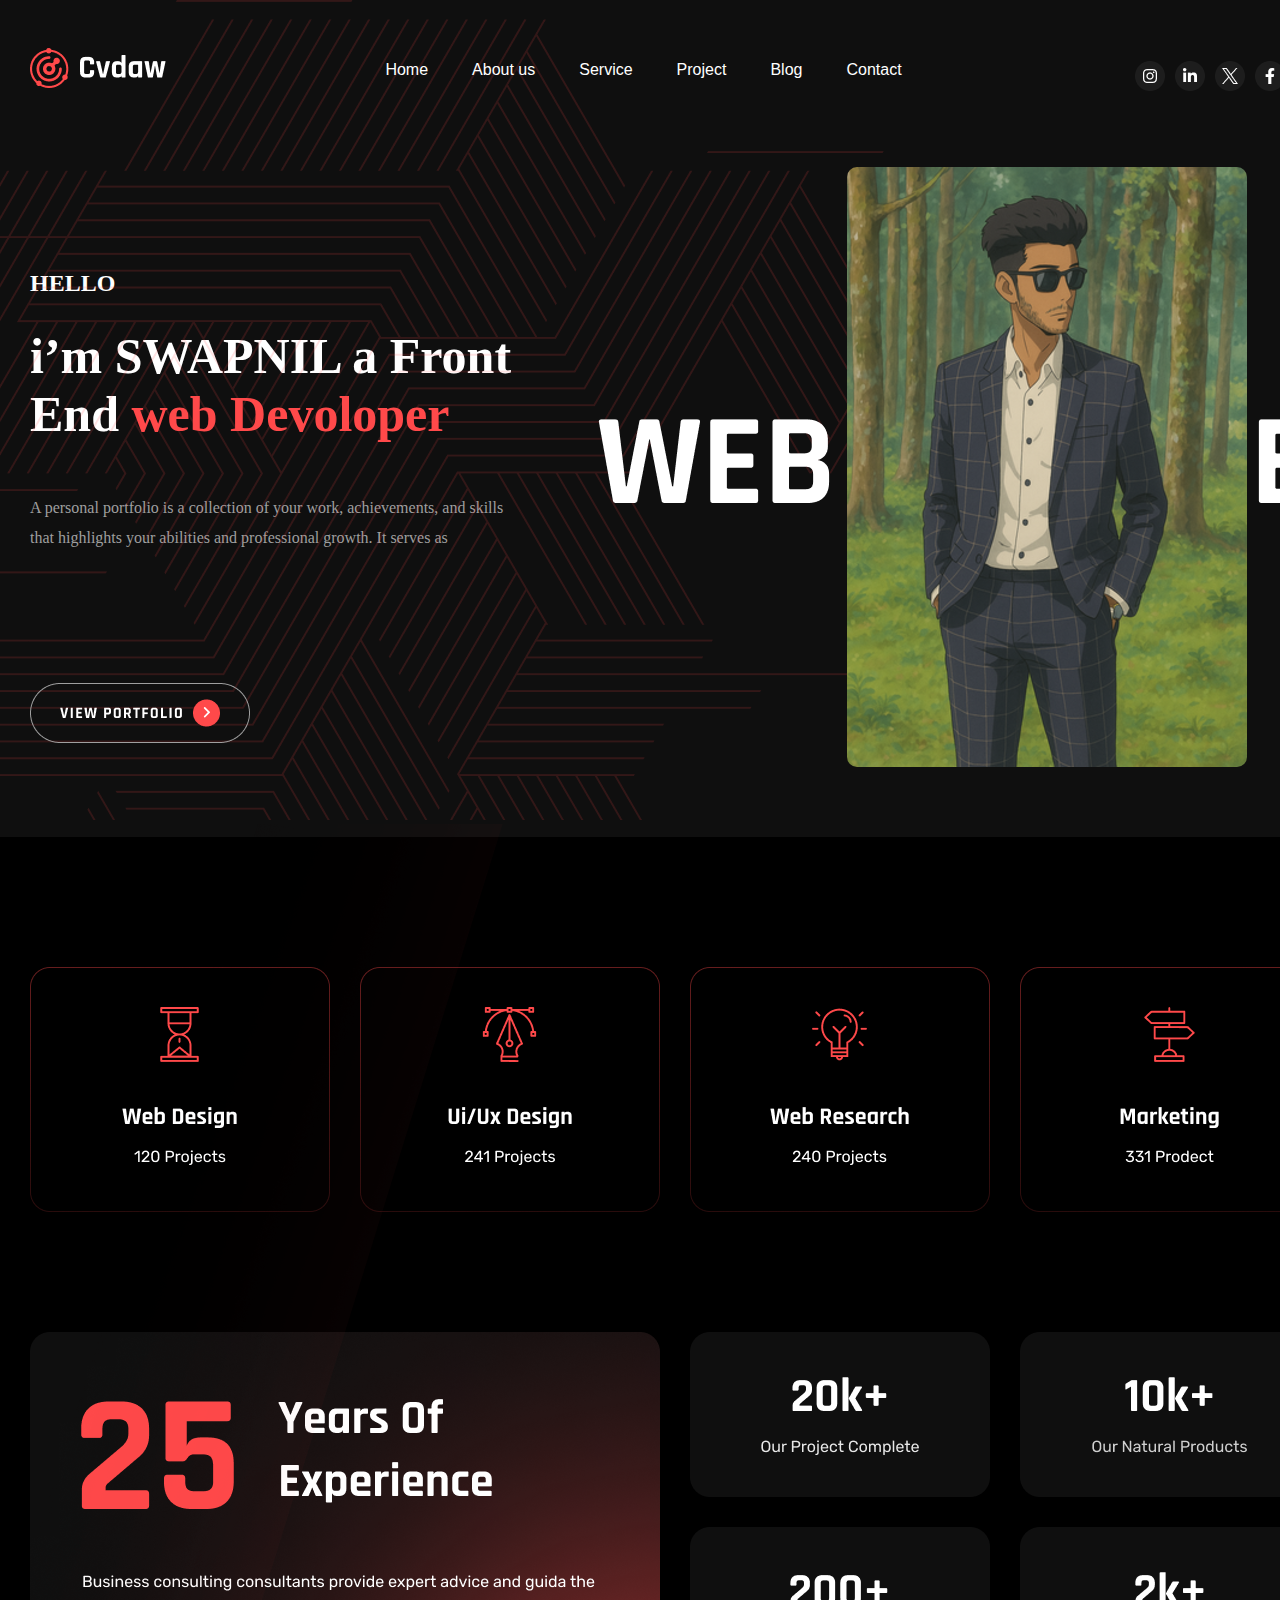
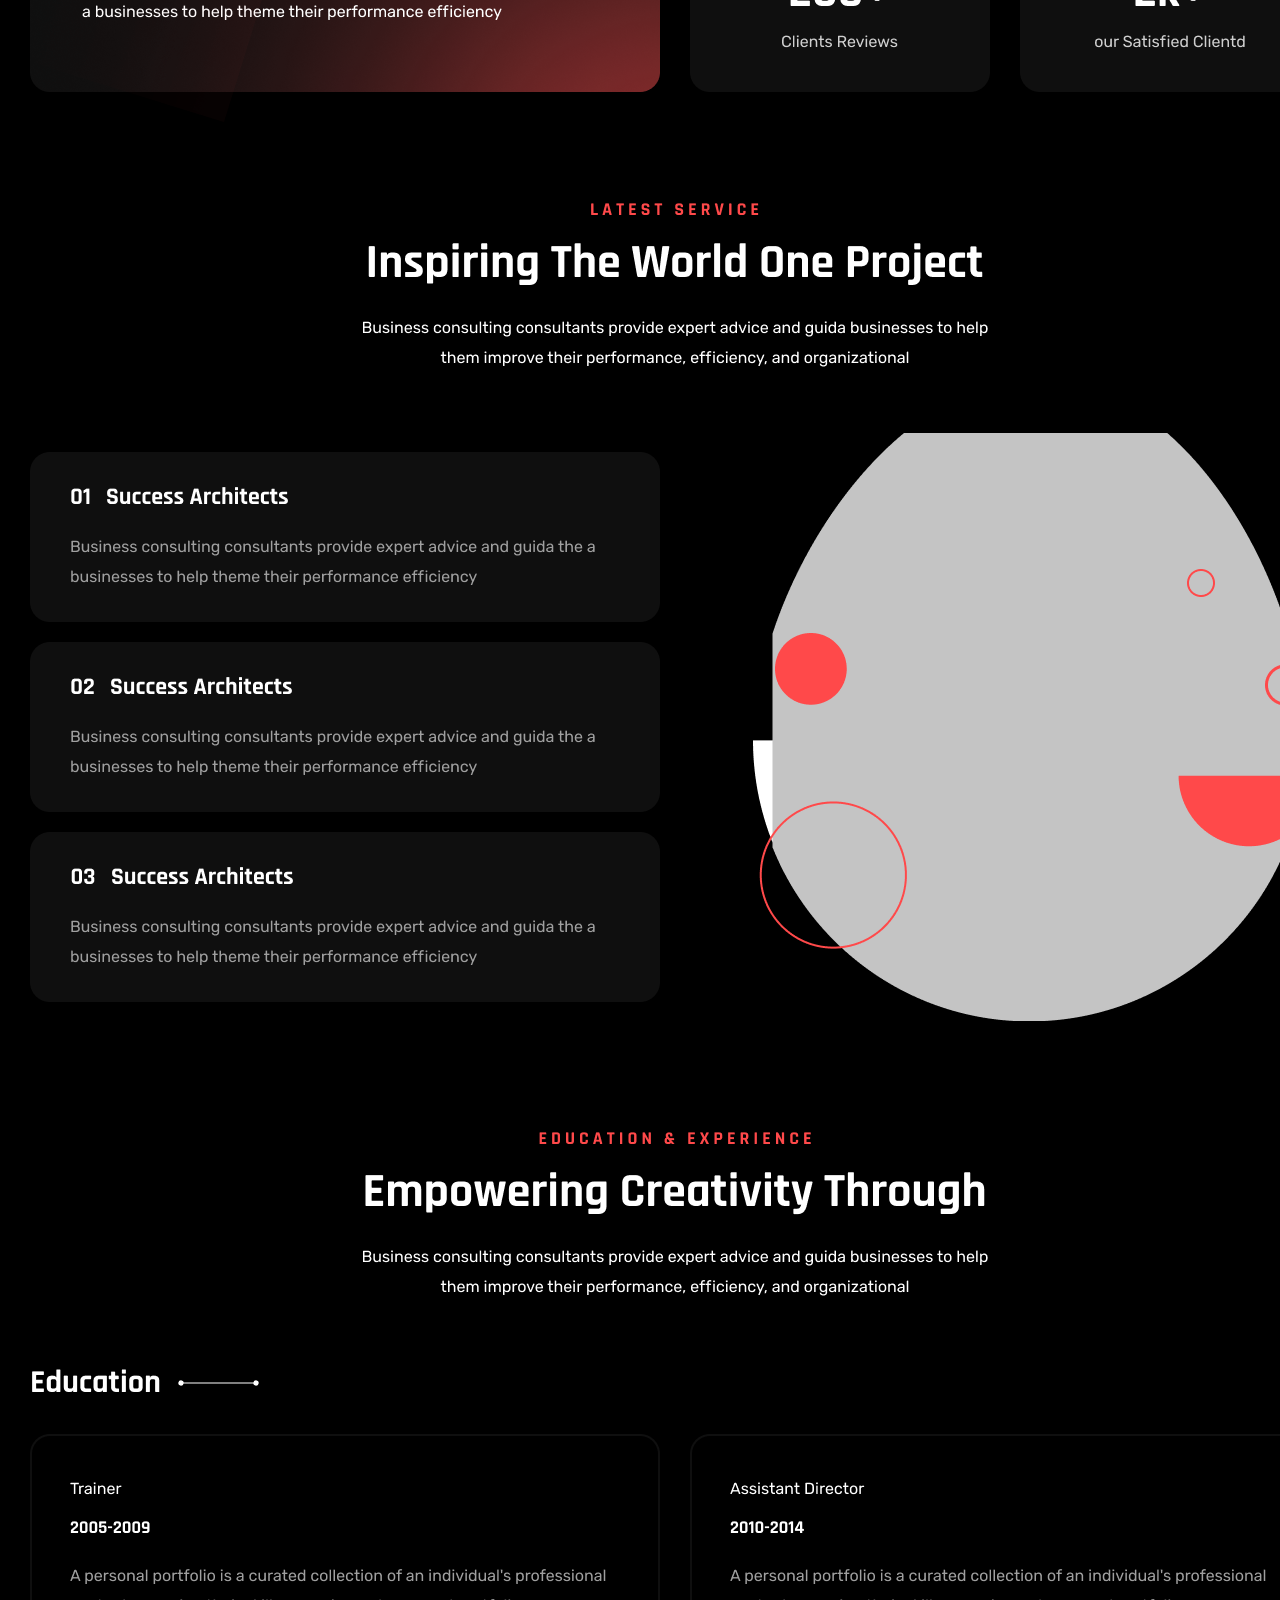
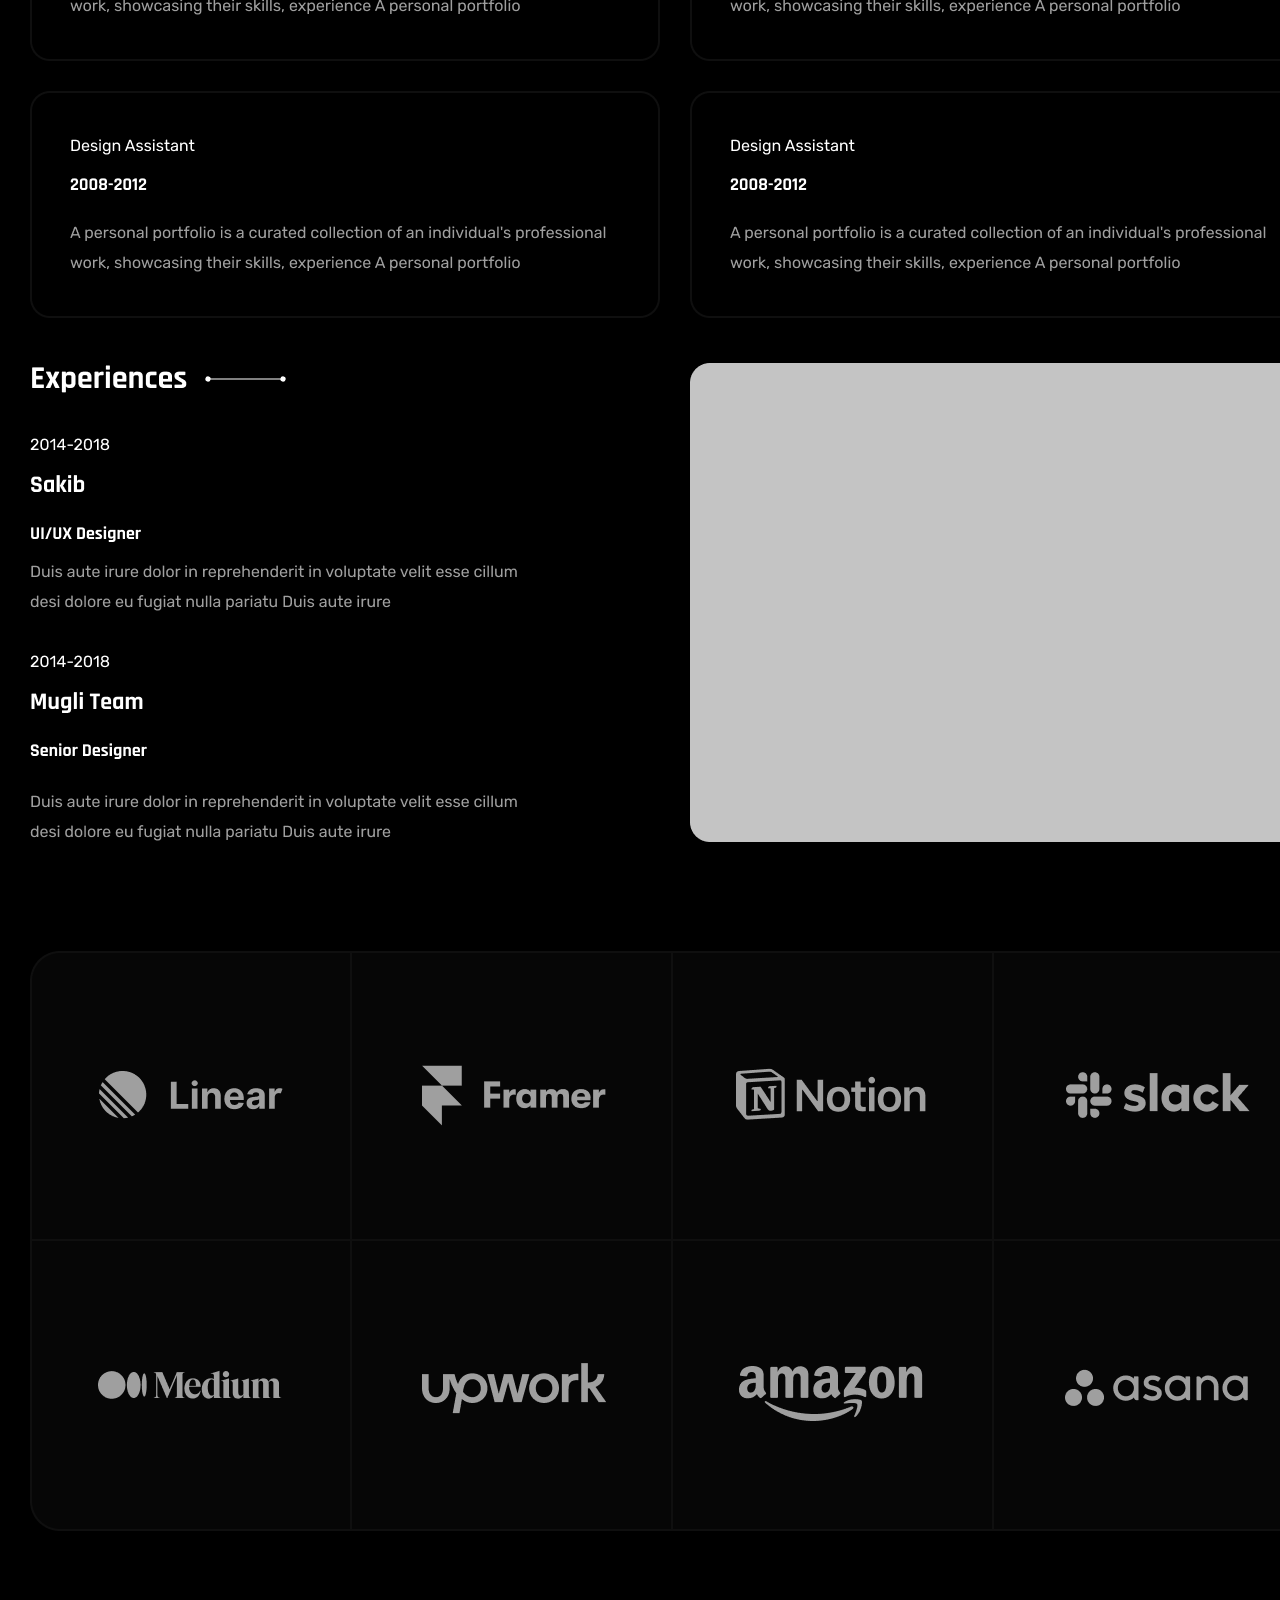
<file: index.html>
<!DOCTYPE html>
<html lang="en">
<head>
    <meta charset="UTF-8">
    <meta name="viewport" content="width=device-width, initial-scale=1.0">
    <title>CVDAW</title>
    <link rel="stylesheet" href="css/style.css">
</head>
<body>
   <div class="header">
   <div class="comtainer"> <div class="over"><img src="images/Group.png" alt="">
    <img src="images/Rectangle 8755.png" alt=""></div></div>
        <div class="container">
           <div class="all-head"> <div class="logo">
            <a href="http://"> <img src="images/Frame 4.png" alt="Frame 4.png"></a>
          </div>
          <div class="menu">
               <ul><li><a href="http://">Home</a></li></ul>
               <ul><li><a href="file:///C:/Users/Administrator/OneDrive/Desktop/practice/2nd.html">About us</a></li></ul>
               <ul><li><a href="http://">Service</a></li></ul>
               <ul><li><a href="http://">Project</a></li></ul>
               <ul><li><a href="http://">Blog</a></li></ul>
               <ul><li><a href="http://">Contact</a></li></ul>
          </div>
          <div class="icon">
           <a href="https://github.com/swapnil-dev-pro/swapnil-dev-pro" target="_blank"><img src="images/Group 1000008574.png" alt="">
            <img src="images/Group 1000008576.png" alt=""></a>
          </div></div></div>
         <div class="container"><div class="text"><h2>HELLO</h2>
         <h1>i’m SWAPNIL a Front End <span>web Devoloper</span></h1>
        <p>A personal portfolio is a collection of your work, achievements, and skills that highlights your abilities and professional growth. It serves as </p></div></div>
        <div class="container"><div class="button"><a href="https://www.facebook.com/albinswapnil.rodrick/" target="_blank"><img src="images/Button (1).png" alt="Button (1).png"></a></div></div>
        <div class="container"><div class="banright"><div class="img6"><img src="images/WEB DESIGNER (1).png" alt="">
         <div class="img7"><img src="images/ChatGPT-Image-Mar-31-2025-12-23 (1).png" alt="Image-Mar-31-2025-12-23 (1).png"></div><div></div></div></div>
   </div>
   <div class="full"><div class="container"><div class="stpart"><img src="images/Join.png" alt="">
                                                               <div class="ndpart"> <img src="images/Service.png" alt=""></div> 
                                                                <div class="rdpart"><img src="images/Education & Experience.png" alt=""></div>
                                                                   <div class="y"><a href="http://"><img src="images/Our Supported Company.png" alt=""></a></div></div></div></div>
  
    
</body>
</html>
</file>
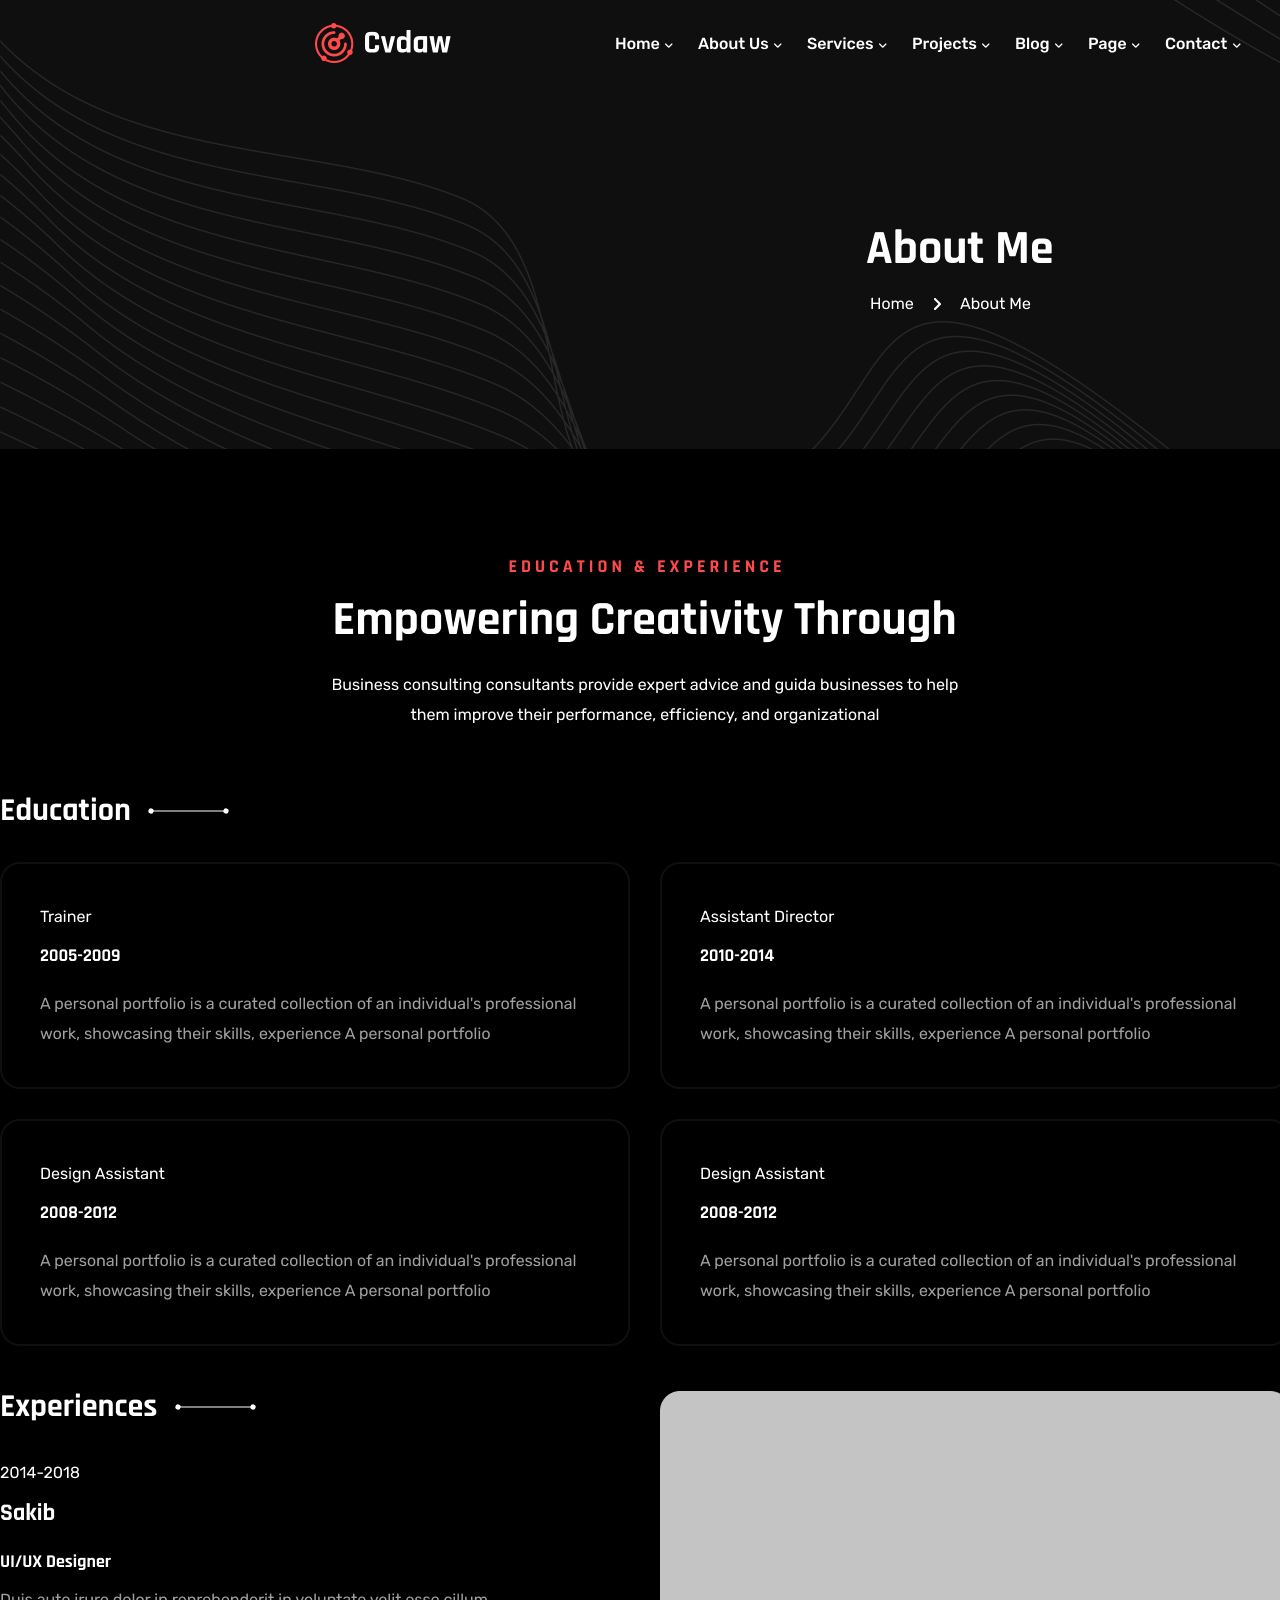
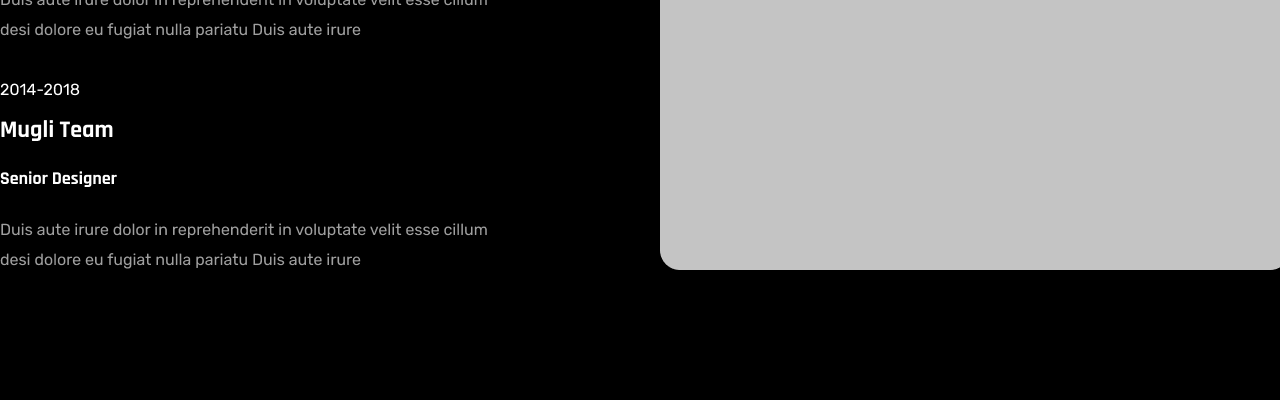
<file: 2nd.html>
<!DOCTYPE html>
<html lang="en">
<head>
    <meta charset="UTF-8">
    <meta name="viewport" content="width=device-width, initial-scale=1.0">
    <link rel="stylesheet" href="css/2nd.css">
    <title>About</title>
</head>
<body>
    <div class="main"><a href="http://"><img src="images/Hero.png" alt=""> </a>
   <div class="container"> <a href="http://"><div class="img1"><img src="images/Education & Experience.png" alt=""></a></div></div></div>
   
</body>
</html>
</file>
<file: css/style.css>
*{
    margin: 0;
    padding: 0;
}
ul{
    list-style-type: none;
}
a{
    text-decoration: none;
    display: inline-block;
    position: relative;
    z-index: 10;
}
.container{
    padding:30px;
    width: 1350px;
    margin: 0 auto;
}
/* All Common Css End */
.header{
   background-image: url(../images/Rectangle\ 5132.png);
    height: 900px;
    position:relative;
}
.over{
    position: absolute;
    opacity:15%;
}
.menu ul{
    display: inline-block;
    padding:20px;
}
.menu ul li a{
  color: #fff;
  font-family:Arial, Helvetica, sans-serif;
  transition: 2s;
}
.menu ul li a:hover{
    border-bottom: #fff solid 4px;
}
.all-head{
    display:flex;
    align-items:center;
    justify-content:space-between;
}
.icon img{
    padding:15px;
    font-size:20px;
}
.text h2{
    color: #fff;
    margin-top: 100px;
}
.text h1{
    color: #fff;
    font-size:50px;
    margin-top:30px;
    width:550px;
}
.text h1 span{
    color:#FF494A;
    margin-top:20px;
}
.text p{
    color: #9F9F9F;
    width:500px;
    margin-top:50px;
    line-height:30px;
}
.button{
    margin-left:0px;
    margin-top:70px;
}
.banright{
    position: relative;
}
.img6{
    position: absolute;
    right: 0%;
    bottom: 300px;
}
.img7{
    position: absolute;
    right:17%;
    bottom:-300%;
  }
  .img7 img{
    border-radius:10px;
    
  }
.full{
    background-color: black;
    height:4000px;
}
.stpart{
    margin-top: 100px;
}
.ndpart{
    margin-top:100px;
}
.rdpart{
    margin-top:100px;
}
.y{
    margin-top:100px;
}
</file>
<file: css/2nd.css>
*{
    margin: 0;
    padding: 0;
}
.container{
    width: 1300px;
    margin:0 auto;
}
.main{
    height: 2000px;
    background-color: black;
}
.img1{
    margin-top: 100px;
    align-items: center;
}
</file>
